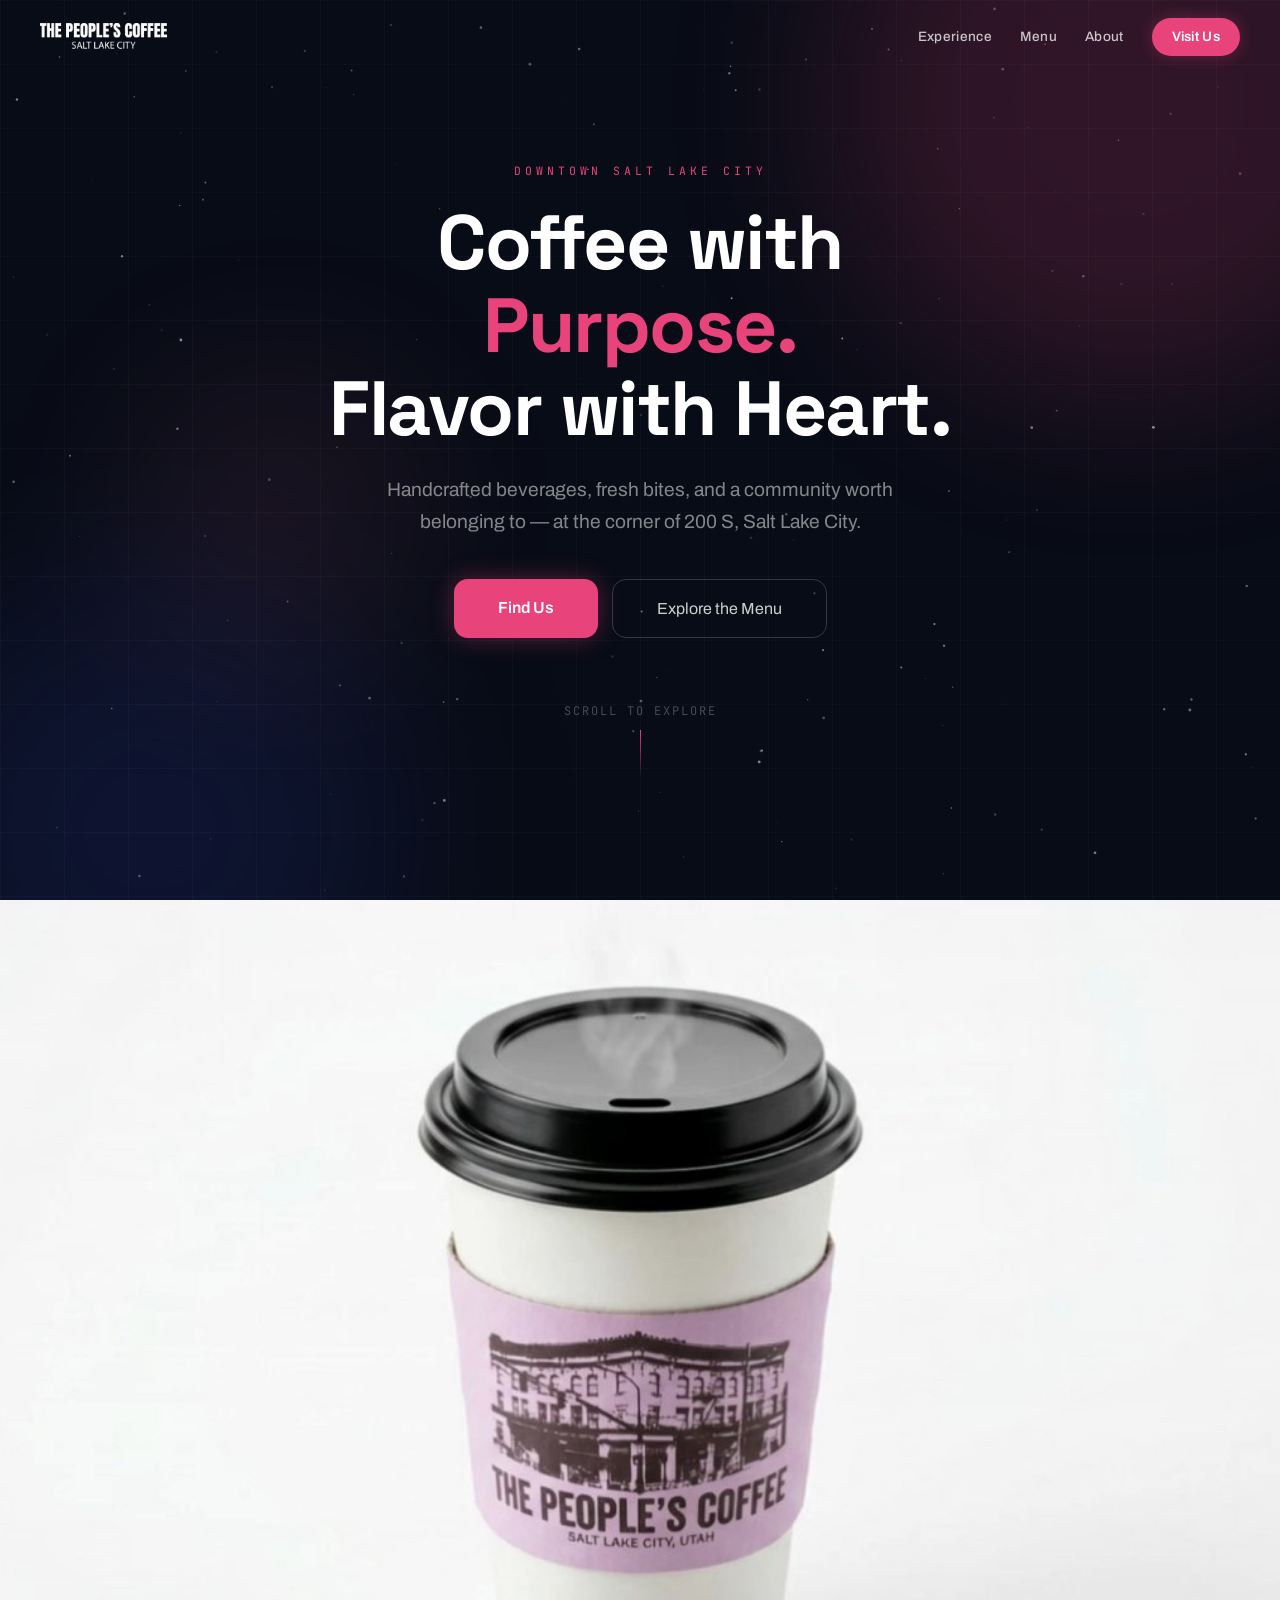
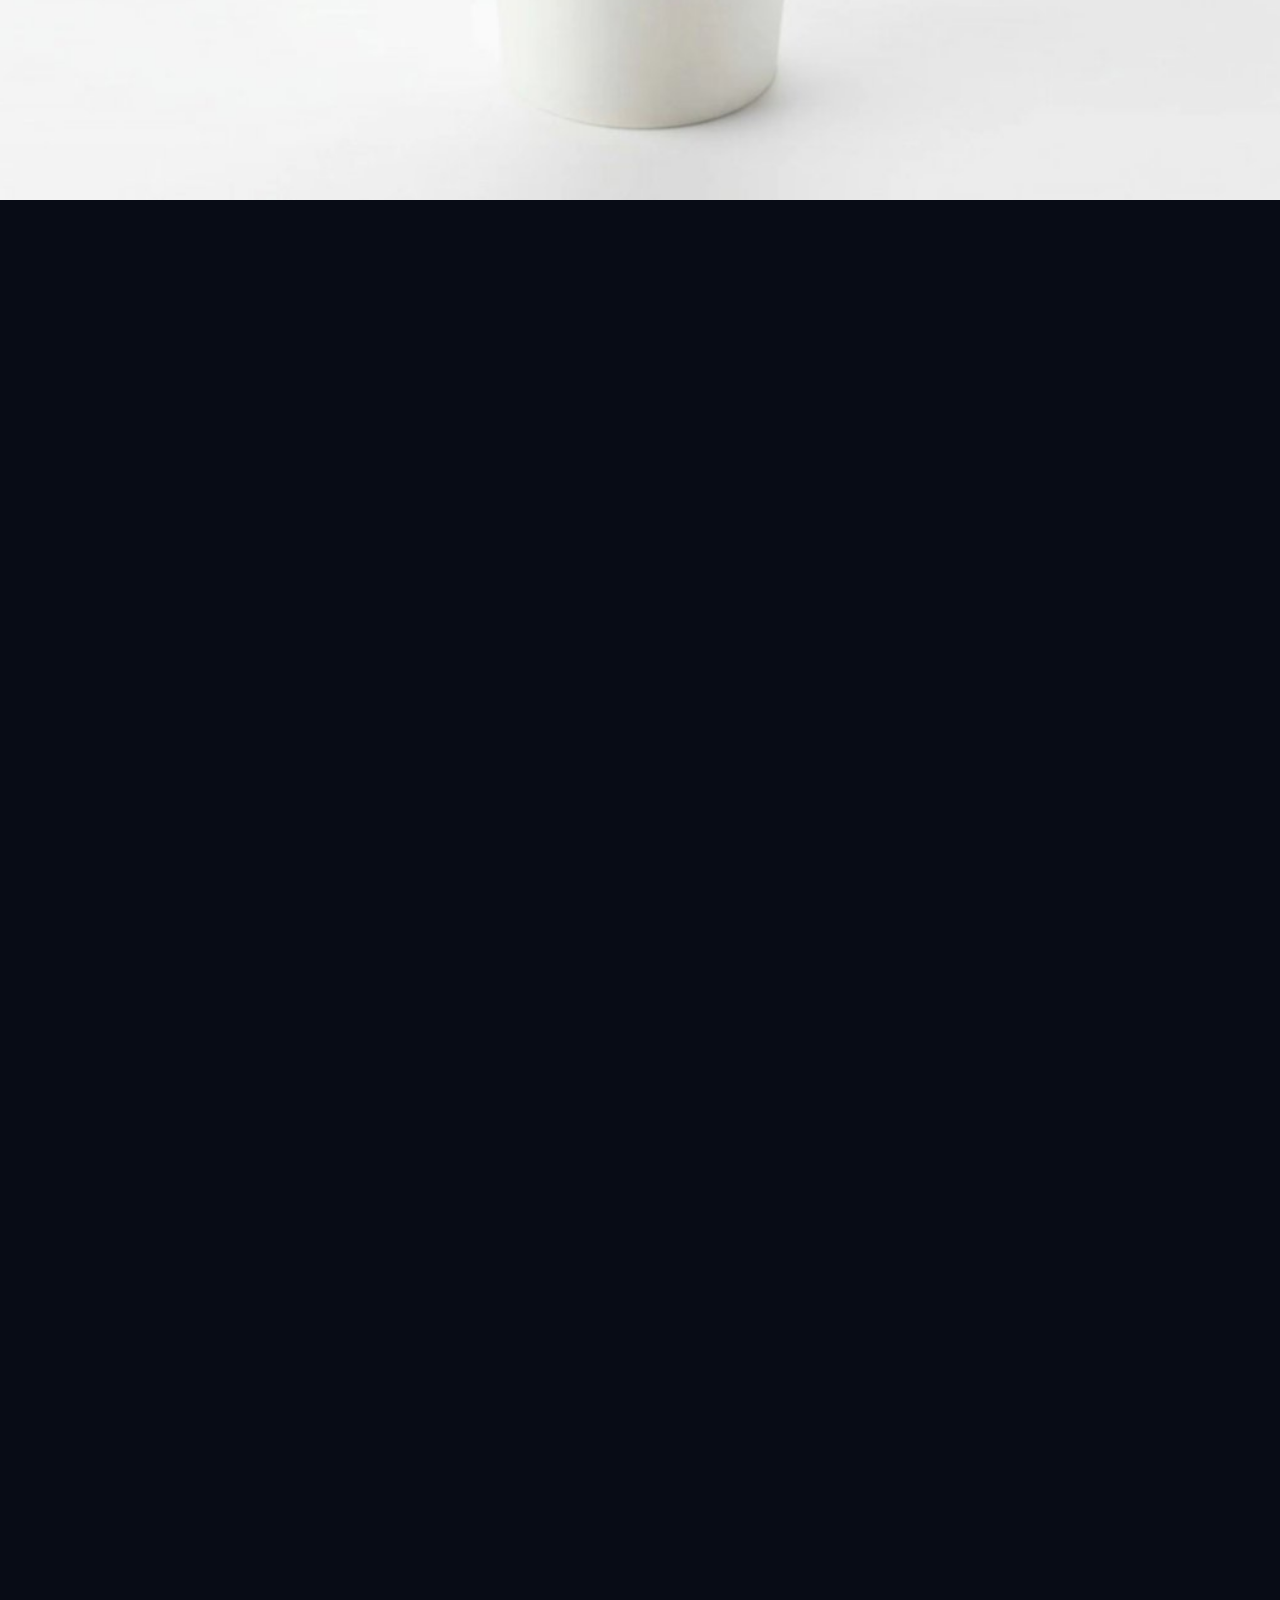
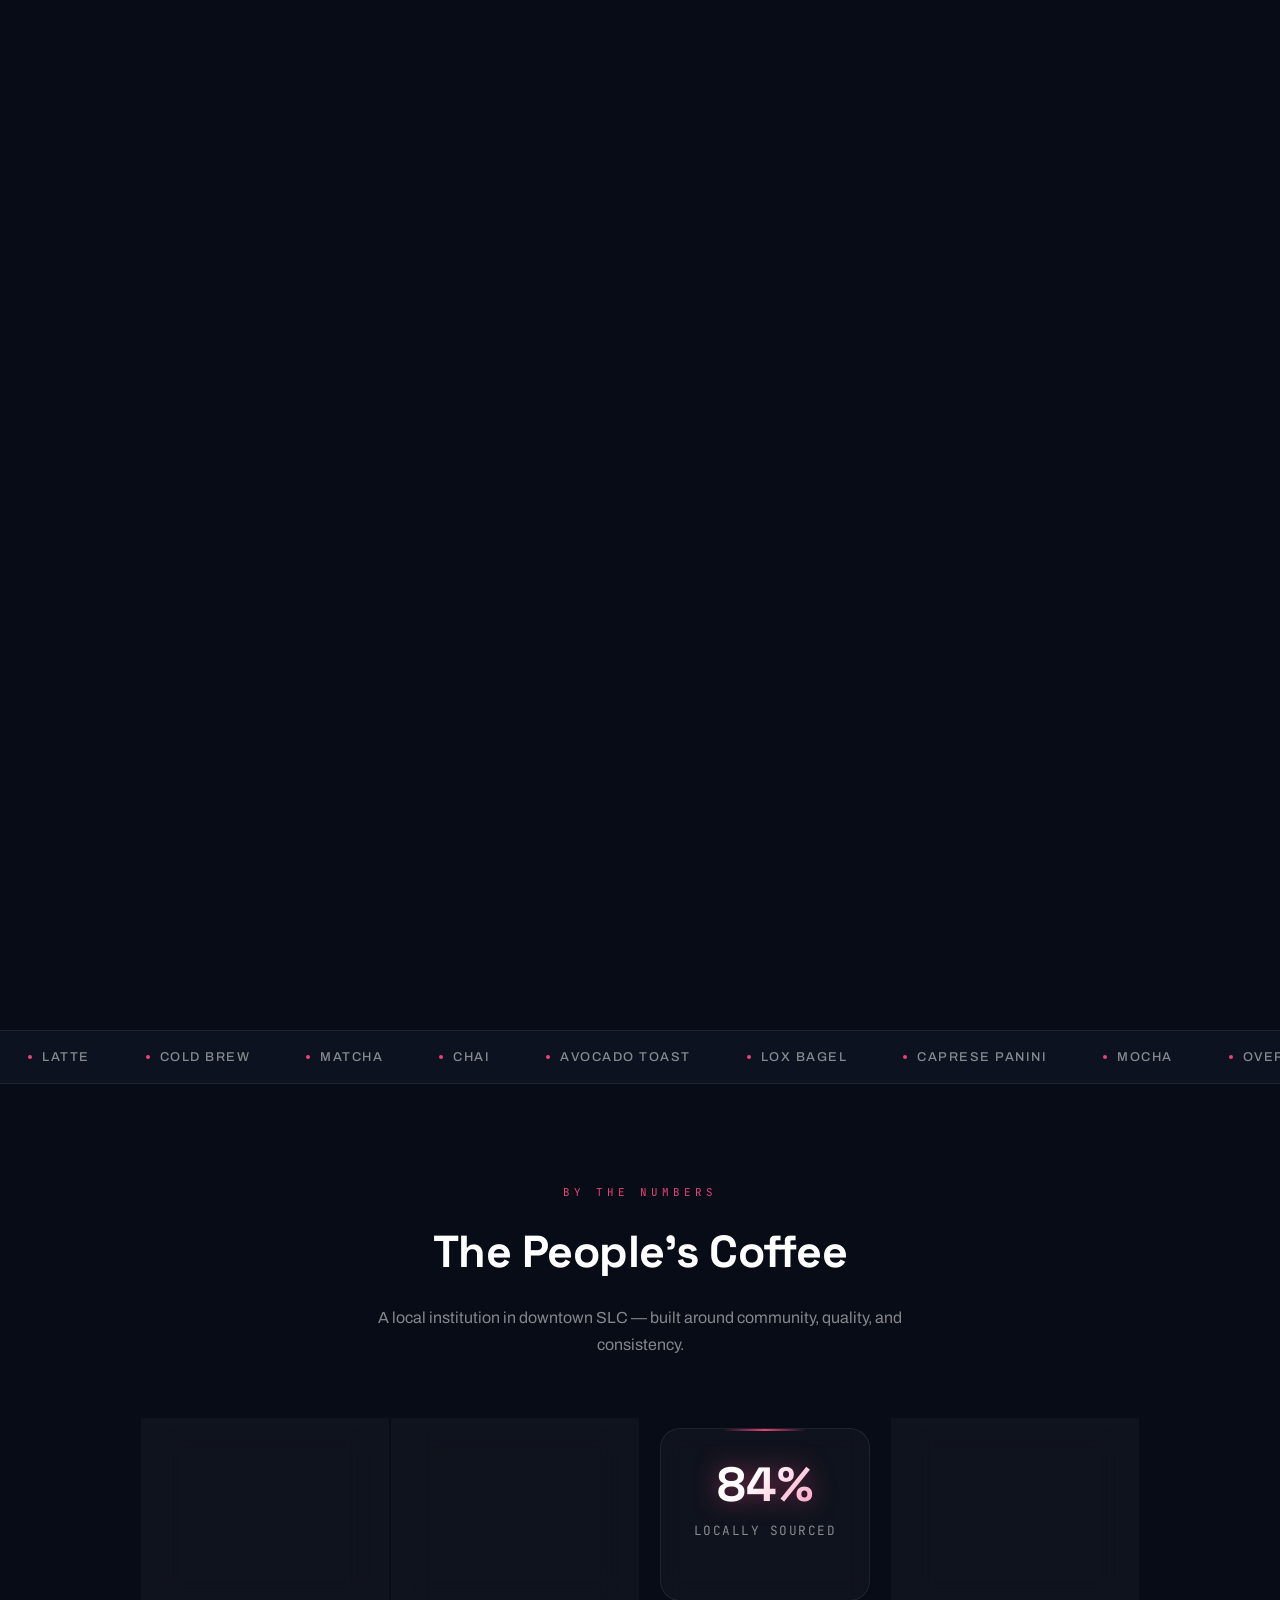
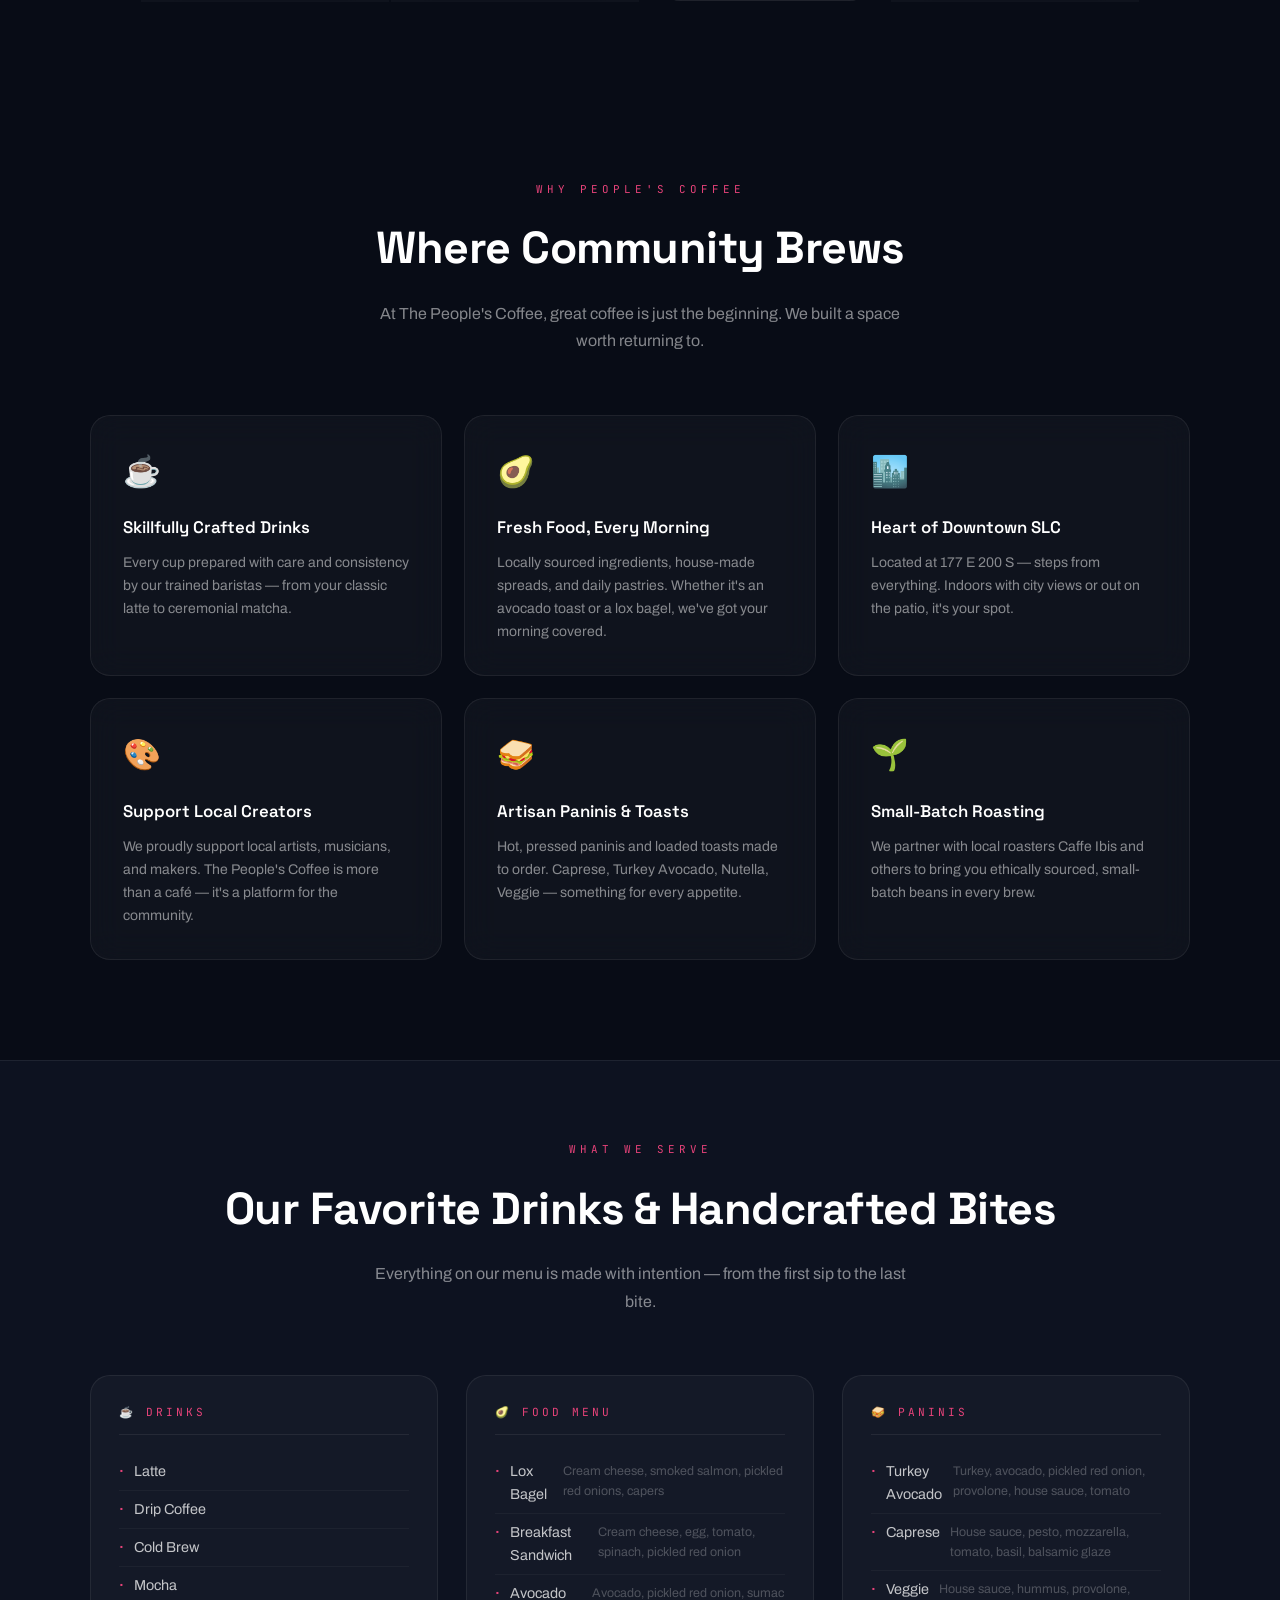
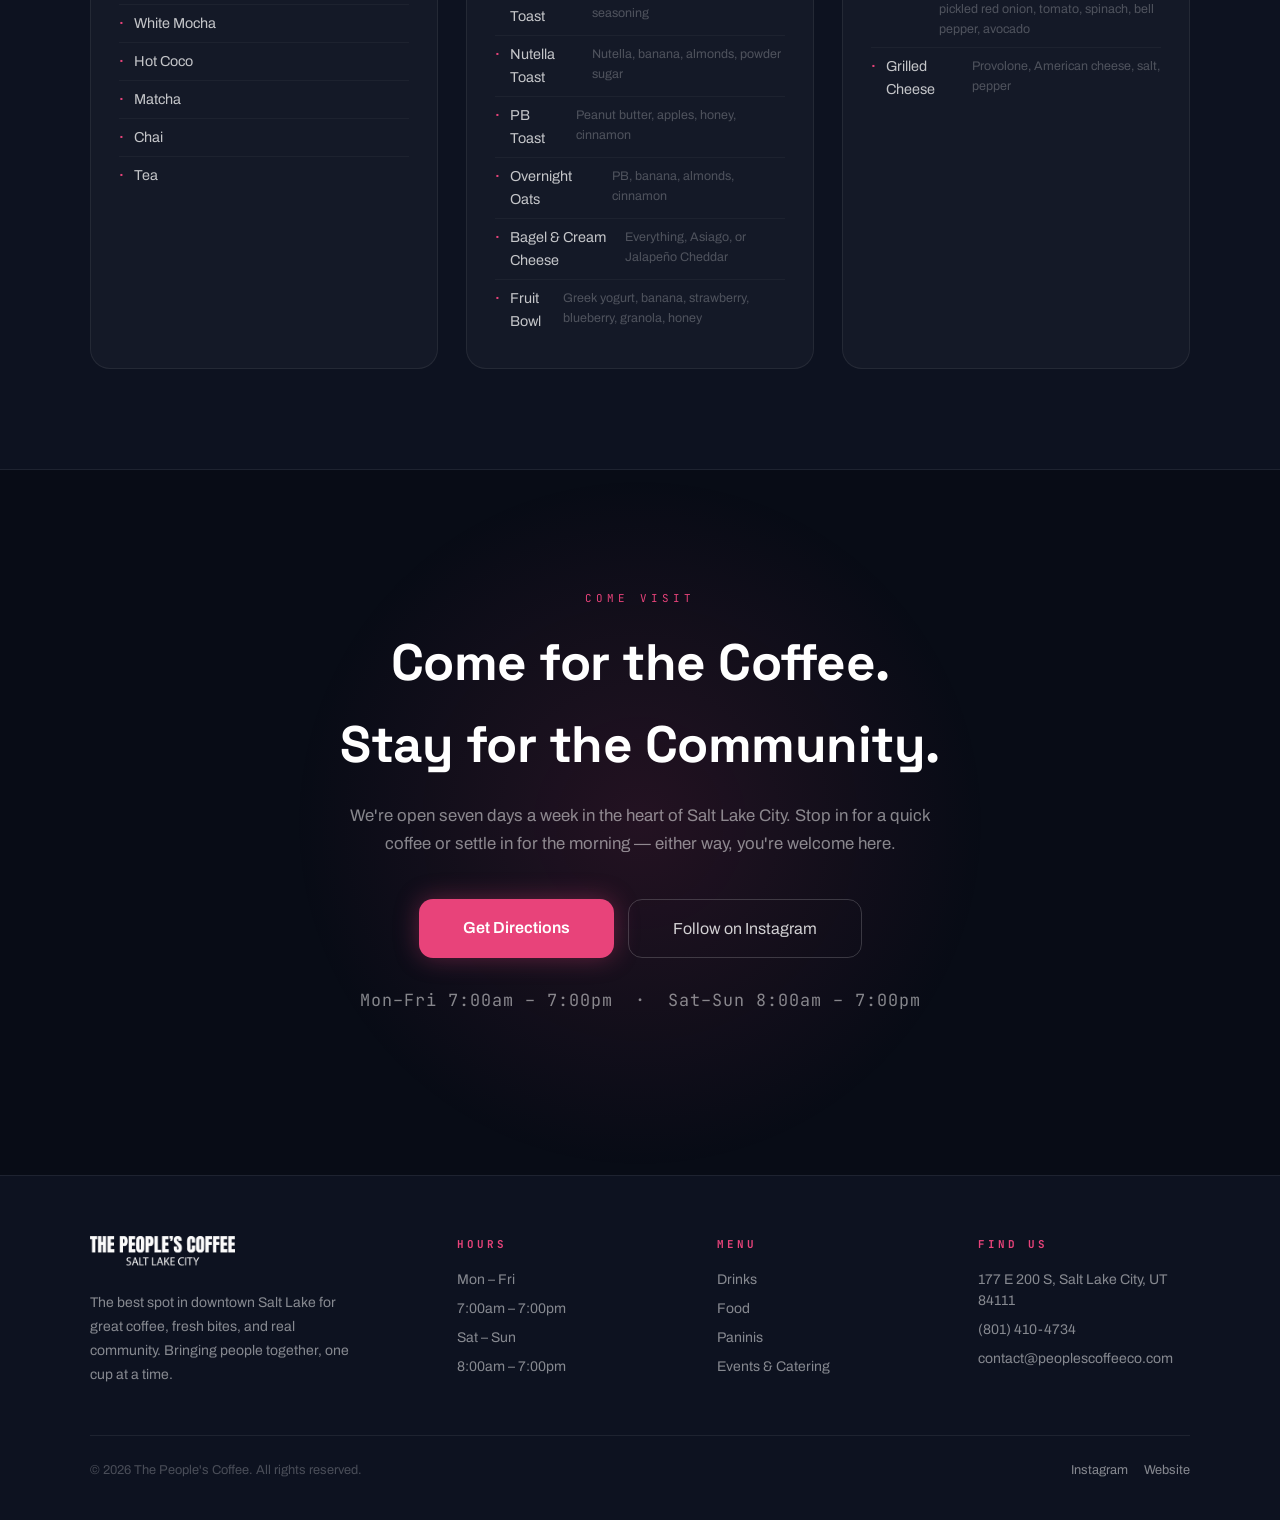
<file: index.html>
<!DOCTYPE html>
<html lang="en">
<head>
  <meta charset="UTF-8" />
  <meta name="viewport" content="width=device-width, initial-scale=1.0" />
  <title>The People's Coffee — Salt Lake City</title>
  <link rel="preconnect" href="https://fonts.googleapis.com" />
  <link rel="preconnect" href="https://fonts.gstatic.com" crossorigin />
  <link href="https://fonts.googleapis.com/css2?family=Space+Grotesk:wght@300;400;500;600;700&family=Archivo:wght@300;400;500;600&family=JetBrains+Mono:wght@400;500&display=swap" rel="stylesheet" />

  <style>
    /* ─── DESIGN TOKENS ─────────────────────────────────────────── */
    :root {
      --bg:          #080C16;
      --bg2:         #0D1220;
      --accent:      #E8437A;
      --accent-light:#FF7AAA;
      --accent-rgb:  232, 67, 122;
      --navy:        #1A2540;
      --text:        #FFFFFF;
      --text-muted:  rgba(255,255,255,0.5);
      --text-dim:    rgba(255,255,255,0.25);
      --glass-bg:    rgba(255,255,255,0.03);
      --glass-border:rgba(255,255,255,0.07);
      --radius:      20px;
    }

    /* ─── RESET ─────────────────────────────────────────────────── */
    *, *::before, *::after { box-sizing: border-box; margin: 0; padding: 0; }
    html { scroll-behavior: auto; }
    body {
      background: var(--bg);
      color: var(--text);
      font-family: 'Archivo', sans-serif;
      font-size: 16px;
      line-height: 1.6;
      -webkit-font-smoothing: antialiased;
      overflow-x: hidden;
    }
    ::selection { background: var(--accent); color: #fff; }

    /* ─── SCROLLBAR ──────────────────────────────────────────────── */
    ::-webkit-scrollbar { width: 6px; }
    ::-webkit-scrollbar-track { background: #0a0a12; }
    ::-webkit-scrollbar-thumb {
      background: linear-gradient(var(--accent), var(--accent-light));
      border-radius: 3px;
    }
    ::-webkit-scrollbar-thumb:hover {
      box-shadow: 0 0 8px rgba(var(--accent-rgb),0.6);
    }

    /* ─── STARSCAPE ──────────────────────────────────────────────── */
    #starscape {
      position: fixed;
      top: 0; left: 0;
      width: 100%; height: 100%;
      z-index: 0;
      pointer-events: none;
      opacity: 0.55;
    }

    /* ─── SCROLL PROGRESS ────────────────────────────────────────── */
    #scrollProgress {
      position: fixed;
      top: 0; left: 0;
      height: 3px;
      width: 0%;
      background: linear-gradient(90deg, var(--accent), var(--accent-light));
      z-index: 10000;
      transition: width 0.1s linear;
      box-shadow: 0 0 8px rgba(var(--accent-rgb), 0.5);
    }

    /* ─── LOADER ─────────────────────────────────────────────────── */
    #loader {
      position: fixed;
      inset: 0;
      background: var(--bg);
      z-index: 9999;
      display: flex;
      align-items: center;
      justify-content: center;
      flex-direction: column;
      transition: opacity 0.8s ease;
    }
    .loader-logo img { width: 180px; opacity: 0.95; margin-bottom: 32px; }
    .loader-text {
      font-family: 'JetBrains Mono', monospace;
      font-size: 0.7rem;
      letter-spacing: 4px;
      text-transform: uppercase;
      color: var(--text-muted);
      margin-bottom: 18px;
    }
    .loader-bar-track {
      width: 200px; height: 2px;
      background: rgba(255,255,255,0.1);
      border-radius: 2px;
      overflow: hidden;
    }
    .loader-bar-fill {
      height: 100%;
      width: 0%;
      background: linear-gradient(90deg, var(--accent), var(--accent-light));
      border-radius: 2px;
      transition: width 0.2s ease;
      box-shadow: 0 0 8px rgba(var(--accent-rgb),0.6);
    }

    /* ─── NAVBAR ─────────────────────────────────────────────────── */
    #navbar {
      position: fixed;
      top: 0; left: 0; right: 0;
      z-index: 1000;
      padding: 0 24px;
      transition: all 0.45s cubic-bezier(0.16,1,0.3,1);
    }
    .nav-inner {
      max-width: 100%;
      margin: 0 auto;
      padding: 18px 16px;
      display: flex;
      justify-content: space-between;
      align-items: center;
      transition: all 0.45s cubic-bezier(0.16,1,0.3,1);
    }
    .nav-logo {
      display: flex;
      align-items: center;
      gap: 10px;
      text-decoration: none;
    }
    .nav-logo img { height: 28px; }
    .nav-links {
      display: flex;
      align-items: center;
      gap: 28px;
    }
    .nav-links a {
      color: rgba(255,255,255,0.75);
      text-decoration: none;
      font-size: 0.85rem;
      font-weight: 500;
      letter-spacing: 0.3px;
      transition: color 0.2s;
    }
    .nav-links a:hover { color: #fff; }
    .nav-cta {
      background: var(--accent) !important;
      color: #fff !important;
      padding: 8px 20px !important;
      border-radius: 100px !important;
      font-weight: 600 !important;
      box-shadow: 0 0 16px rgba(var(--accent-rgb),0.3);
      transition: box-shadow 0.2s, transform 0.2s !important;
    }
    .nav-cta:hover {
      box-shadow: 0 0 24px rgba(var(--accent-rgb),0.5) !important;
      transform: translateY(-1px);
    }
    #navbar.nav-scrolled .nav-inner {
      max-width: 860px;
      background: rgba(8,12,22,0.7);
      border: 1px solid var(--glass-border);
      backdrop-filter: blur(24px);
      -webkit-backdrop-filter: blur(24px);
      border-radius: 100px;
      padding: 10px 24px;
      margin-top: 8px;
    }
    @media (max-width: 768px) {
      .nav-links { display: none; }
    }

    /* ─── HERO ───────────────────────────────────────────────────── */
    #hero {
      position: relative;
      min-height: 100vh;
      display: flex;
      align-items: center;
      justify-content: center;
      overflow: hidden;
      z-index: 1;
    }
    .hero-bg { position: absolute; inset: 0; pointer-events: none; }
    .orb {
      position: absolute;
      border-radius: 50%;
      filter: blur(90px);
      opacity: 0.18;
    }
    .orb-1 {
      width: 600px; height: 600px;
      background: var(--accent);
      top: -200px; right: -150px;
    }
    .orb-2 {
      width: 500px; height: 500px;
      background: #1A2560;
      bottom: -180px; left: -100px;
      opacity: 0.35;
    }
    .orb-3 {
      width: 300px; height: 300px;
      background: var(--accent-light);
      top: 40%; left: 10%;
      opacity: 0.08;
    }
    .grid-overlay {
      position: absolute; inset: 0;
      background-image:
        linear-gradient(rgba(255,255,255,0.025) 1px, transparent 1px),
        linear-gradient(90deg, rgba(255,255,255,0.025) 1px, transparent 1px);
      background-size: 64px 64px;
    }
    .hero-content {
      position: relative;
      z-index: 2;
      text-align: center;
      padding: 120px 24px 80px;
      max-width: 800px;
    }
    .hero-eyebrow {
      font-family: 'JetBrains Mono', monospace;
      font-size: 0.72rem;
      letter-spacing: 4px;
      text-transform: uppercase;
      color: var(--accent);
      margin-bottom: 20px;
      display: block;
    }
    .hero-title {
      font-family: 'Space Grotesk', sans-serif;
      font-size: clamp(2.8rem, 6vw, 5.5rem);
      font-weight: 700;
      line-height: 1.08;
      letter-spacing: -1.5px;
      margin-bottom: 24px;
    }
    .hero-title em {
      font-style: normal;
      color: var(--accent);
    }
    .hero-subtitle {
      font-size: clamp(1rem, 2vw, 1.2rem);
      color: var(--text-muted);
      max-width: 520px;
      margin: 0 auto 40px;
      line-height: 1.7;
    }
    .hero-buttons {
      display: flex;
      gap: 14px;
      justify-content: center;
      flex-wrap: wrap;
      margin-bottom: 64px;
    }
    .btn-primary {
      background: var(--accent);
      color: #fff;
      padding: 14px 34px;
      border-radius: 12px;
      font-weight: 600;
      text-decoration: none;
      font-size: 0.95rem;
      box-shadow: 0 0 24px rgba(var(--accent-rgb),0.35);
      transition: box-shadow 0.3s, transform 0.3s;
      display: inline-block;
    }
    .btn-primary:hover {
      box-shadow: 0 0 36px rgba(var(--accent-rgb),0.55);
      transform: translateY(-2px);
    }
    .btn-secondary {
      background: transparent;
      color: rgba(255,255,255,0.8);
      padding: 14px 34px;
      border: 1px solid rgba(255,255,255,0.18);
      border-radius: 12px;
      font-size: 0.95rem;
      text-decoration: none;
      transition: border-color 0.3s, background 0.3s;
      display: inline-block;
    }
    .btn-secondary:hover {
      border-color: rgba(255,255,255,0.4);
      background: rgba(255,255,255,0.04);
    }
    .scroll-hint {
      display: flex;
      flex-direction: column;
      align-items: center;
      gap: 8px;
      color: var(--text-dim);
      font-size: 0.75rem;
      letter-spacing: 2px;
      text-transform: uppercase;
      font-family: 'JetBrains Mono', monospace;
    }
    .scroll-arrow {
      width: 1px; height: 48px;
      background: linear-gradient(to bottom, var(--accent), transparent);
      animation: bounce 1.8s ease-in-out infinite;
    }
    @keyframes bounce {
      0%, 100% { transform: translateY(0); opacity: 1; }
      50% { transform: translateY(10px); opacity: 0.4; }
    }

    /* ─── SCROLL ANIMATION SECTION ──────────────────────────────── */
    .scroll-animation {
      height: 370vh;
      position: relative;
      z-index: 1;
    }
    .scroll-sticky {
      position: sticky;
      top: 0;
      height: 100vh;
      width: 100%;
      overflow: hidden;
      background: var(--bg);
    }
    #frameCanvas {
      position: absolute;
      top: 0; left: 0;
      display: block;
    }

    /* ─── ANNOTATION CARDS ───────────────────────────────────────── */
    .annotation-card {
      position: absolute;
      bottom: 9vh;
      left: 5vw;
      max-width: 340px;
      background: rgba(8, 12, 22, 0.75);
      border: 1px solid rgba(232, 67, 122, 0.18);
      backdrop-filter: blur(24px);
      -webkit-backdrop-filter: blur(24px);
      border-radius: var(--radius);
      padding: 26px 28px;
      opacity: 0;
      transform: translateY(22px);
      transition: opacity 0.45s ease, transform 0.45s ease;
      pointer-events: none;
      z-index: 10;
    }
    .annotation-card.visible {
      opacity: 1;
      transform: translateY(0);
      pointer-events: auto;
    }
    .card-number {
      font-family: 'JetBrains Mono', monospace;
      font-size: 0.68rem;
      letter-spacing: 3px;
      color: var(--accent);
      margin-bottom: 10px;
      text-transform: uppercase;
    }
    .card-title {
      font-family: 'Space Grotesk', sans-serif;
      font-size: 1.15rem;
      font-weight: 600;
      margin-bottom: 8px;
      color: #fff;
    }
    .card-desc {
      font-size: 0.875rem;
      color: var(--text-muted);
      line-height: 1.6;
      margin-bottom: 18px;
    }
    .card-stat { display: flex; flex-direction: column; }
    .card-stat-number {
      font-family: 'Space Grotesk', sans-serif;
      font-size: 2rem;
      font-weight: 700;
      color: var(--accent);
      line-height: 1;
    }
    .card-stat-label {
      font-size: 0.75rem;
      color: var(--text-muted);
      letter-spacing: 1px;
      margin-top: 4px;
    }
    @media (max-width: 768px) {
      .annotation-card {
        bottom: 2vh;
        left: 3vw; right: 3vw;
        max-width: none;
        padding: 12px 16px;
        flex-direction: row;
        align-items: center;
        gap: 12px;
        display: flex;
      }
      .card-desc, .card-stat { display: none; }
      .card-number { margin-bottom: 0; }
    }
    @media (max-width: 1024px) {
      .scroll-animation { height: 310vh; }
    }
    @media (max-width: 768px) {
      .scroll-animation { height: 260vh; }
    }

    /* ─── SECTION SHARED ─────────────────────────────────────────── */
    .section-label {
      font-family: 'JetBrains Mono', monospace;
      font-size: 0.68rem;
      letter-spacing: 4px;
      text-transform: uppercase;
      color: var(--accent);
      margin-bottom: 14px;
      display: block;
    }
    .section-title {
      font-family: 'Space Grotesk', sans-serif;
      font-size: clamp(1.8rem, 3.5vw, 2.8rem);
      font-weight: 700;
      letter-spacing: -0.5px;
      margin-bottom: 16px;
    }
    .section-sub {
      color: var(--text-muted);
      font-size: 1rem;
      max-width: 540px;
      line-height: 1.7;
    }

    /* ─── MENU STRIP ─────────────────────────────────────────────── */
    #menu-strip {
      position: relative;
      z-index: 1;
      background: var(--bg2);
      border-top: 1px solid var(--glass-border);
      border-bottom: 1px solid var(--glass-border);
      overflow: hidden;
      padding: 16px 0;
    }
    .menu-marquee {
      display: flex;
      gap: 0;
      white-space: nowrap;
      animation: marquee 28s linear infinite;
    }
    .menu-marquee-inner {
      display: flex;
      gap: 0;
      flex-shrink: 0;
    }
    .menu-item {
      display: inline-flex;
      align-items: center;
      gap: 10px;
      padding: 0 28px;
      font-size: 0.8rem;
      font-weight: 500;
      letter-spacing: 1.5px;
      text-transform: uppercase;
      color: var(--text-muted);
    }
    .menu-item .dot {
      width: 4px; height: 4px;
      background: var(--accent);
      border-radius: 50%;
      flex-shrink: 0;
    }
    @keyframes marquee {
      0%   { transform: translateX(0); }
      100% { transform: translateX(-50%); }
    }

    /* ─── SPECS ──────────────────────────────────────────────────── */
    #specs {
      position: relative;
      z-index: 1;
      padding: 100px 32px;
      text-align: center;
    }
    .specs-header {
      margin-bottom: 70px;
    }
    .specs-grid {
      display: grid;
      grid-template-columns: repeat(4, 1fr);
      gap: 40px;
      max-width: 960px;
      margin: 0 auto;
    }
    .spec-item {
      position: relative;
      padding: 32px 16px;
      background: var(--glass-bg);
      border: 1px solid var(--glass-border);
      border-radius: var(--radius);
      backdrop-filter: blur(12px);
    }
    .spec-item::before {
      content: '';
      position: absolute;
      top: 0; left: 50%;
      transform: translateX(-50%);
      width: 40%; height: 2px;
      background: linear-gradient(90deg, transparent, var(--accent), transparent);
      border-radius: 2px;
    }
    .spec-number {
      font-family: 'Space Grotesk', sans-serif;
      font-size: 3rem;
      font-weight: 700;
      display: block;
      line-height: 1;
      margin-bottom: 8px;
      background: linear-gradient(135deg, #fff 40%, var(--accent-light));
      -webkit-background-clip: text;
      -webkit-text-fill-color: transparent;
      background-clip: text;
      transition: text-shadow 0.3s;
    }
    .spec-number.counting {
      filter: drop-shadow(0 0 12px rgba(var(--accent-rgb),0.5));
    }
    .spec-label {
      font-size: 0.8rem;
      color: var(--text-muted);
      letter-spacing: 1.5px;
      text-transform: uppercase;
      font-family: 'JetBrains Mono', monospace;
    }
    @media (max-width: 768px) {
      .specs-grid { grid-template-columns: repeat(2,1fr); gap: 20px; }
      .spec-number { font-size: 2.2rem; }
    }

    /* ─── FEATURES ───────────────────────────────────────────────── */
    #features {
      position: relative;
      z-index: 1;
      padding: 80px 32px 100px;
    }
    .features-header {
      text-align: center;
      margin-bottom: 60px;
    }
    .features-grid {
      display: grid;
      grid-template-columns: repeat(3, 1fr);
      gap: 22px;
      max-width: 1100px;
      margin: 0 auto;
    }
    .feature-card {
      background: var(--glass-bg);
      border: 1px solid var(--glass-border);
      backdrop-filter: blur(16px);
      border-radius: var(--radius);
      padding: 32px;
      transition: transform 0.3s ease, border-color 0.3s ease, box-shadow 0.3s ease;
    }
    .feature-card:hover {
      transform: translateY(-5px);
      border-color: rgba(var(--accent-rgb), 0.25);
      box-shadow: 0 12px 40px rgba(0,0,0,0.3);
    }
    .feature-icon {
      font-size: 1.9rem;
      margin-bottom: 18px;
      display: block;
    }
    .feature-card h3 {
      font-family: 'Space Grotesk', sans-serif;
      font-size: 1.05rem;
      font-weight: 600;
      margin-bottom: 10px;
    }
    .feature-card p {
      font-size: 0.875rem;
      color: var(--text-muted);
      line-height: 1.65;
    }
    @media (max-width: 900px) {
      .features-grid { grid-template-columns: repeat(2,1fr); }
    }
    @media (max-width: 600px) {
      .features-grid { grid-template-columns: 1fr; }
    }

    /* ─── MENU SECTION ───────────────────────────────────────────── */
    #full-menu {
      position: relative;
      z-index: 1;
      padding: 80px 32px 100px;
      background: var(--bg2);
      border-top: 1px solid var(--glass-border);
      border-bottom: 1px solid var(--glass-border);
    }
    .menu-header { text-align: center; margin-bottom: 60px; }
    .menu-columns {
      display: grid;
      grid-template-columns: repeat(3, 1fr);
      gap: 28px;
      max-width: 1100px;
      margin: 0 auto;
    }
    .menu-col {
      background: var(--glass-bg);
      border: 1px solid var(--glass-border);
      border-radius: var(--radius);
      padding: 28px;
    }
    .menu-col-title {
      font-family: 'JetBrains Mono', monospace;
      font-size: 0.7rem;
      letter-spacing: 3px;
      text-transform: uppercase;
      color: var(--accent);
      margin-bottom: 18px;
      padding-bottom: 12px;
      border-bottom: 1px solid var(--glass-border);
    }
    .menu-col ul { list-style: none; }
    .menu-col ul li {
      font-size: 0.9rem;
      color: rgba(255,255,255,0.75);
      padding: 7px 0;
      border-bottom: 1px solid rgba(255,255,255,0.04);
      display: flex;
      align-items: flex-start;
      gap: 10px;
    }
    .menu-col ul li:last-child { border-bottom: none; }
    .menu-col ul li::before {
      content: '·';
      color: var(--accent);
      font-weight: 700;
      flex-shrink: 0;
    }
    .menu-col ul li span {
      font-size: 0.78rem;
      color: var(--text-dim);
      display: block;
      margin-top: 2px;
    }
    @media (max-width: 900px) {
      .menu-columns { grid-template-columns: 1fr 1fr; }
    }
    @media (max-width: 600px) {
      .menu-columns { grid-template-columns: 1fr; }
    }

    /* ─── CTA ────────────────────────────────────────────────────── */
    #cta {
      position: relative;
      z-index: 1;
      text-align: center;
      padding: 120px 32px;
      overflow: hidden;
    }
    .cta-orb {
      position: absolute;
      top: 50%; left: 50%;
      transform: translate(-50%, -50%);
      width: 700px; height: 700px;
      background: radial-gradient(circle, rgba(var(--accent-rgb),0.12) 0%, transparent 70%);
      pointer-events: none;
    }
    .cta-content { position: relative; z-index: 1; max-width: 600px; margin: 0 auto; }
    .cta-content h2 {
      font-family: 'Space Grotesk', sans-serif;
      font-size: clamp(2rem, 4vw, 3.2rem);
      font-weight: 700;
      letter-spacing: -0.5px;
      margin-bottom: 16px;
    }
    .cta-content p {
      color: var(--text-muted);
      font-size: 1.05rem;
      line-height: 1.7;
      margin-bottom: 40px;
    }
    .cta-buttons { display: flex; gap: 14px; justify-content: center; flex-wrap: wrap; }
    .btn-large { font-size: 1rem; padding: 16px 44px; border-radius: 14px; }
    .cta-detail {
      margin-top: 28px;
      font-size: 0.82rem;
      color: var(--text-dim);
      font-family: 'JetBrains Mono', monospace;
      letter-spacing: 1px;
    }

    /* ─── FOOTER ─────────────────────────────────────────────────── */
    footer {
      position: relative;
      z-index: 1;
      border-top: 1px solid var(--glass-border);
      padding: 60px 32px 40px;
      background: var(--bg2);
    }
    .footer-inner {
      max-width: 1100px;
      margin: 0 auto;
    }
    .footer-top {
      display: grid;
      grid-template-columns: 1.5fr 1fr 1fr 1fr;
      gap: 48px;
      margin-bottom: 48px;
    }
    .footer-brand img { height: 32px; margin-bottom: 16px; }
    .footer-brand p {
      font-size: 0.875rem;
      color: var(--text-muted);
      line-height: 1.7;
      max-width: 260px;
    }
    .footer-col h4 {
      font-family: 'JetBrains Mono', monospace;
      font-size: 0.68rem;
      letter-spacing: 3px;
      text-transform: uppercase;
      color: var(--accent);
      margin-bottom: 16px;
    }
    .footer-col ul { list-style: none; }
    .footer-col ul li {
      font-size: 0.875rem;
      color: var(--text-muted);
      margin-bottom: 8px;
      line-height: 1.5;
    }
    .footer-col ul li a {
      color: var(--text-muted);
      text-decoration: none;
      transition: color 0.2s;
    }
    .footer-col ul li a:hover { color: #fff; }
    .footer-bottom {
      border-top: 1px solid var(--glass-border);
      padding-top: 24px;
      display: flex;
      justify-content: space-between;
      align-items: center;
      flex-wrap: wrap;
      gap: 12px;
    }
    .footer-copy { font-size: 0.8rem; color: var(--text-dim); }
    .footer-social { display: flex; gap: 16px; }
    .footer-social a {
      color: var(--text-muted);
      font-size: 0.8rem;
      text-decoration: none;
      transition: color 0.2s;
    }
    .footer-social a:hover { color: var(--accent); }
    @media (max-width: 900px) {
      .footer-top { grid-template-columns: 1fr 1fr; }
    }
    @media (max-width: 600px) {
      .footer-top { grid-template-columns: 1fr; gap: 32px; }
      .footer-bottom { justify-content: center; text-align: center; }
    }
  </style>
</head>
<body>

<!-- STARSCAPE -->
<canvas id="starscape"></canvas>

<!-- SCROLL PROGRESS -->
<div id="scrollProgress"></div>

<!-- LOADER -->
<div id="loader">
  <div class="loader-logo">
    <img src="logo.png" alt="The People's Coffee" />
  </div>
  <p class="loader-text">Loading</p>
  <div class="loader-bar-track">
    <div class="loader-bar-fill" id="loaderBar"></div>
  </div>
</div>

<!-- NAVBAR -->
<nav id="navbar">
  <div class="nav-inner">
    <a href="#" class="nav-logo">
      <img src="logo.png" alt="The People's Coffee" />
    </a>
    <div class="nav-links">
      <a href="#features">Experience</a>
      <a href="#full-menu">Menu</a>
      <a href="#specs">About</a>
      <a href="#cta" class="nav-cta">Visit Us</a>
    </div>
  </div>
</nav>

<!-- HERO -->
<section id="hero">
  <div class="hero-bg">
    <div class="orb orb-1"></div>
    <div class="orb orb-2"></div>
    <div class="orb orb-3"></div>
    <div class="grid-overlay"></div>
  </div>
  <div class="hero-content">
    <span class="hero-eyebrow">Downtown Salt Lake City</span>
    <h1 class="hero-title">Coffee with<br /><em>Purpose.</em><br />Flavor with Heart.</h1>
    <p class="hero-subtitle">
      Handcrafted beverages, fresh bites, and a community worth belonging to —
      at the corner of 200 S, Salt Lake City.
    </p>
    <div class="hero-buttons">
      <a href="#cta" class="btn-primary btn-large">Find Us</a>
      <a href="#features" class="btn-secondary btn-large">Explore the Menu</a>
    </div>
    <div class="scroll-hint">
      <span>Scroll to explore</span>
      <div class="scroll-arrow"></div>
    </div>
  </div>
</section>

<!-- SCROLL ANIMATION -->
<section class="scroll-animation">
  <div class="scroll-sticky">
    <canvas id="frameCanvas"></canvas>

    <div class="annotation-card" data-show="0.10" data-hide="0.28">
      <div class="card-number">01 — Drinks</div>
      <div class="card-body">
        <h3 class="card-title">Handcrafted Every Time</h3>
        <p class="card-desc">From pour-over drip to ceremonial matcha — every drink made fresh by our skilled baristas.</p>
        <div class="card-stat">
          <span class="card-stat-number">9</span>
          <span class="card-stat-label">Signature Beverages</span>
        </div>
      </div>
    </div>

    <div class="annotation-card" data-show="0.32" data-hide="0.50">
      <div class="card-number">02 — Food</div>
      <div class="card-body">
        <h3 class="card-title">Fresh Bites Daily</h3>
        <p class="card-desc">Lox bagels, avocado toast, overnight oats — made with locally sourced ingredients every morning.</p>
        <div class="card-stat">
          <span class="card-stat-number">8</span>
          <span class="card-stat-label">Fresh Food Items</span>
        </div>
      </div>
    </div>

    <div class="annotation-card" data-show="0.54" data-hide="0.72">
      <div class="card-number">03 — Paninis</div>
      <div class="card-body">
        <h3 class="card-title">Artisan Paninis</h3>
        <p class="card-desc">Turkey avocado, caprese, grilled cheese — pressed hot and made to order throughout the day.</p>
        <div class="card-stat">
          <span class="card-stat-number">4</span>
          <span class="card-stat-label">Crafted Paninis</span>
        </div>
      </div>
    </div>

    <div class="annotation-card" data-show="0.76" data-hide="0.96">
      <div class="card-number">04 — Community</div>
      <div class="card-body">
        <h3 class="card-title">Your Third Place</h3>
        <p class="card-desc">A cozy, inclusive spot in the heart of SLC to gather, work, or simply unwind over a great cup.</p>
        <div class="card-stat">
          <span class="card-stat-number">177</span>
          <span class="card-stat-label">E 200 S, Salt Lake City</span>
        </div>
      </div>
    </div>
  </div>
</section>

<!-- MENU MARQUEE STRIP -->
<div id="menu-strip" aria-hidden="true">
  <div class="menu-marquee">
    <div class="menu-marquee-inner">
      <span class="menu-item"><span class="dot"></span>Latte</span>
      <span class="menu-item"><span class="dot"></span>Cold Brew</span>
      <span class="menu-item"><span class="dot"></span>Matcha</span>
      <span class="menu-item"><span class="dot"></span>Chai</span>
      <span class="menu-item"><span class="dot"></span>Avocado Toast</span>
      <span class="menu-item"><span class="dot"></span>Lox Bagel</span>
      <span class="menu-item"><span class="dot"></span>Caprese Panini</span>
      <span class="menu-item"><span class="dot"></span>Mocha</span>
      <span class="menu-item"><span class="dot"></span>Overnight Oats</span>
      <span class="menu-item"><span class="dot"></span>White Mocha</span>
      <span class="menu-item"><span class="dot"></span>Turkey Avocado</span>
      <span class="menu-item"><span class="dot"></span>Drip Coffee</span>
      <span class="menu-item"><span class="dot"></span>Hot Coco</span>
      <span class="menu-item"><span class="dot"></span>Fruit Bowl</span>
      <span class="menu-item"><span class="dot"></span>Grilled Cheese</span>
      <span class="menu-item"><span class="dot"></span>Nutella Toast</span>
    </div>
    <div class="menu-marquee-inner" aria-hidden="true">
      <span class="menu-item"><span class="dot"></span>Latte</span>
      <span class="menu-item"><span class="dot"></span>Cold Brew</span>
      <span class="menu-item"><span class="dot"></span>Matcha</span>
      <span class="menu-item"><span class="dot"></span>Chai</span>
      <span class="menu-item"><span class="dot"></span>Avocado Toast</span>
      <span class="menu-item"><span class="dot"></span>Lox Bagel</span>
      <span class="menu-item"><span class="dot"></span>Caprese Panini</span>
      <span class="menu-item"><span class="dot"></span>Mocha</span>
      <span class="menu-item"><span class="dot"></span>Overnight Oats</span>
      <span class="menu-item"><span class="dot"></span>White Mocha</span>
      <span class="menu-item"><span class="dot"></span>Turkey Avocado</span>
      <span class="menu-item"><span class="dot"></span>Drip Coffee</span>
      <span class="menu-item"><span class="dot"></span>Hot Coco</span>
      <span class="menu-item"><span class="dot"></span>Fruit Bowl</span>
      <span class="menu-item"><span class="dot"></span>Grilled Cheese</span>
      <span class="menu-item"><span class="dot"></span>Nutella Toast</span>
    </div>
  </div>
</div>

<!-- SPECS -->
<section id="specs">
  <div class="specs-header">
    <span class="section-label">By the Numbers</span>
    <h2 class="section-title">The People's Coffee</h2>
    <p class="section-sub" style="margin:0 auto;">A local institution in downtown SLC — built around community, quality, and consistency.</p>
  </div>
  <div class="specs-grid">
    <div class="spec-item" data-target="12" data-suffix="">
      <span class="spec-number">0</span>
      <span class="spec-label">Hours Open Daily</span>
    </div>
    <div class="spec-item" data-target="21" data-suffix="+">
      <span class="spec-number">0</span>
      <span class="spec-label">Menu Items</span>
    </div>
    <div class="spec-item" data-target="100" data-suffix="%">
      <span class="spec-number">0</span>
      <span class="spec-label">Locally Sourced</span>
    </div>
    <div class="spec-item" data-target="1" data-suffix="">
      <span class="spec-number">0</span>
      <span class="spec-label">Downtown SLC Location</span>
    </div>
  </div>
</section>

<!-- FEATURES -->
<section id="features">
  <div class="features-header">
    <span class="section-label">Why People's Coffee</span>
    <h2 class="section-title">Where Community Brews</h2>
    <p class="section-sub" style="margin:0 auto;">At The People's Coffee, great coffee is just the beginning. We built a space worth returning to.</p>
  </div>
  <div class="features-grid">
    <div class="feature-card">
      <span class="feature-icon">☕</span>
      <h3>Skillfully Crafted Drinks</h3>
      <p>Every cup prepared with care and consistency by our trained baristas — from your classic latte to ceremonial matcha.</p>
    </div>
    <div class="feature-card">
      <span class="feature-icon">🥑</span>
      <h3>Fresh Food, Every Morning</h3>
      <p>Locally sourced ingredients, house-made spreads, and daily pastries. Whether it's an avocado toast or a lox bagel, we've got your morning covered.</p>
    </div>
    <div class="feature-card">
      <span class="feature-icon">🏙️</span>
      <h3>Heart of Downtown SLC</h3>
      <p>Located at 177 E 200 S — steps from everything. Indoors with city views or out on the patio, it's your spot.</p>
    </div>
    <div class="feature-card">
      <span class="feature-icon">🎨</span>
      <h3>Support Local Creators</h3>
      <p>We proudly support local artists, musicians, and makers. The People's Coffee is more than a café — it's a platform for the community.</p>
    </div>
    <div class="feature-card">
      <span class="feature-icon">🥪</span>
      <h3>Artisan Paninis & Toasts</h3>
      <p>Hot, pressed paninis and loaded toasts made to order. Caprese, Turkey Avocado, Nutella, Veggie — something for every appetite.</p>
    </div>
    <div class="feature-card">
      <span class="feature-icon">🌱</span>
      <h3>Small-Batch Roasting</h3>
      <p>We partner with local roasters Caffe Ibis and others to bring you ethically sourced, small-batch beans in every brew.</p>
    </div>
  </div>
</section>

<!-- FULL MENU -->
<section id="full-menu">
  <div class="menu-header">
    <span class="section-label">What We Serve</span>
    <h2 class="section-title">Our Favorite Drinks &amp; Handcrafted Bites</h2>
    <p class="section-sub" style="margin:0 auto;">Everything on our menu is made with intention — from the first sip to the last bite.</p>
  </div>
  <div class="menu-columns">
    <div class="menu-col">
      <div class="menu-col-title">☕ Drinks</div>
      <ul>
        <li>Latte</li>
        <li>Drip Coffee</li>
        <li>Cold Brew</li>
        <li>Mocha</li>
        <li>White Mocha</li>
        <li>Hot Coco</li>
        <li>Matcha</li>
        <li>Chai</li>
        <li>Tea</li>
      </ul>
    </div>
    <div class="menu-col">
      <div class="menu-col-title">🥑 Food Menu</div>
      <ul>
        <li>Lox Bagel <span>Cream cheese, smoked salmon, pickled red onions, capers</span></li>
        <li>Breakfast Sandwich <span>Cream cheese, egg, tomato, spinach, pickled red onion</span></li>
        <li>Avocado Toast <span>Avocado, pickled red onion, sumac seasoning</span></li>
        <li>Nutella Toast <span>Nutella, banana, almonds, powder sugar</span></li>
        <li>PB Toast <span>Peanut butter, apples, honey, cinnamon</span></li>
        <li>Overnight Oats <span>PB, banana, almonds, cinnamon</span></li>
        <li>Bagel &amp; Cream Cheese <span>Everything, Asiago, or Jalapeño Cheddar</span></li>
        <li>Fruit Bowl <span>Greek yogurt, banana, strawberry, blueberry, granola, honey</span></li>
      </ul>
    </div>
    <div class="menu-col">
      <div class="menu-col-title">🥪 Paninis</div>
      <ul>
        <li>Turkey Avocado <span>Turkey, avocado, pickled red onion, provolone, house sauce, tomato</span></li>
        <li>Caprese <span>House sauce, pesto, mozzarella, tomato, basil, balsamic glaze</span></li>
        <li>Veggie <span>House sauce, hummus, provolone, pickled red onion, tomato, spinach, bell pepper, avocado</span></li>
        <li>Grilled Cheese <span>Provolone, American cheese, salt, pepper</span></li>
      </ul>
    </div>
  </div>
</section>

<!-- CTA -->
<section id="cta">
  <div class="cta-orb"></div>
  <div class="cta-content">
    <span class="section-label">Come Visit</span>
    <h2>Come for the Coffee.<br />Stay for the Community.</h2>
    <p>We're open seven days a week in the heart of Salt Lake City. Stop in for a quick coffee or settle in for the morning — either way, you're welcome here.</p>
    <div class="cta-buttons">
      <a href="https://maps.google.com/?q=177+E+200+S,+Salt+Lake+City" target="_blank" class="btn-primary btn-large">Get Directions</a>
      <a href="https://www.instagram.com/thepeoplescoffeeutah/" target="_blank" class="btn-secondary btn-large">Follow on Instagram</a>
    </div>
    <p class="cta-detail">Mon–Fri 7:00am – 7:00pm &nbsp;·&nbsp; Sat–Sun 8:00am – 7:00pm</p>
  </div>
</section>

<!-- FOOTER -->
<footer>
  <div class="footer-inner">
    <div class="footer-top">
      <div class="footer-brand">
        <img src="logo.png" alt="The People's Coffee" />
        <p>The best spot in downtown Salt Lake for great coffee, fresh bites, and real community. Bringing people together, one cup at a time.</p>
      </div>
      <div class="footer-col">
        <h4>Hours</h4>
        <ul>
          <li>Mon – Fri</li>
          <li>7:00am – 7:00pm</li>
          <li style="margin-top:8px;">Sat – Sun</li>
          <li>8:00am – 7:00pm</li>
        </ul>
      </div>
      <div class="footer-col">
        <h4>Menu</h4>
        <ul>
          <li>Drinks</li>
          <li>Food</li>
          <li>Paninis</li>
          <li>Events &amp; Catering</li>
        </ul>
      </div>
      <div class="footer-col">
        <h4>Find Us</h4>
        <ul>
          <li><a href="https://maps.google.com/?q=177+E+200+S,+Salt+Lake+City" target="_blank">177 E 200 S, Salt Lake City, UT 84111</a></li>
          <li><a href="tel:8014104734">(801) 410-4734</a></li>
          <li><a href="mailto:contact@peoplescoffeeco.com">contact@peoplescoffeeco.com</a></li>
        </ul>
      </div>
    </div>
    <div class="footer-bottom">
      <p class="footer-copy">&copy; 2026 The People's Coffee. All rights reserved.</p>
      <div class="footer-social">
        <a href="https://www.instagram.com/thepeoplescoffeeutah/" target="_blank">Instagram</a>
        <a href="https://peoplescoffeeco.com" target="_blank">Website</a>
      </div>
    </div>
  </div>
</footer>

<!-- ─── JAVASCRIPT ──────────────────────────────────────────────────────── -->
<script>
(function () {
  'use strict';

  /* ── STARSCAPE ─────────────────────────────────────────────────── */
  const starCanvas = document.getElementById('starscape');
  const sCtx = starCanvas.getContext('2d');
  let stars = [];

  function initStars() {
    const dpr = window.devicePixelRatio || 1;
    starCanvas.width  = window.innerWidth  * dpr;
    starCanvas.height = window.innerHeight * dpr;
    sCtx.scale(dpr, dpr);
    stars = Array.from({ length: 180 }, () => ({
      x: Math.random() * window.innerWidth,
      y: Math.random() * window.innerHeight,
      radius: Math.random() * 1.2 + 0.3,
      baseOpacity: Math.random() * 0.6 + 0.2,
      driftX: (Math.random() - 0.5) * 0.025,
      driftY: (Math.random() - 0.5) * 0.012,
      twinkleSpeed: Math.random() * 0.0012 + 0.0004,
      twinklePhase: Math.random() * Math.PI * 2,
    }));
  }

  function animateStars() {
    sCtx.clearRect(0, 0, window.innerWidth, window.innerHeight);
    const now = Date.now();
    stars.forEach(s => {
      s.x += s.driftX;
      s.y += s.driftY;
      if (s.x < 0) s.x = window.innerWidth;
      if (s.x > window.innerWidth) s.x = 0;
      if (s.y < 0) s.y = window.innerHeight;
      if (s.y > window.innerHeight) s.y = 0;
      const twinkle = Math.sin(now * s.twinkleSpeed + s.twinklePhase);
      const opacity = Math.max(0, s.baseOpacity + twinkle * 0.3);
      sCtx.beginPath();
      sCtx.arc(s.x, s.y, s.radius, 0, Math.PI * 2);
      sCtx.fillStyle = `rgba(255,255,255,${opacity})`;
      sCtx.fill();
    });
    requestAnimationFrame(animateStars);
  }

  initStars();
  animateStars();
  window.addEventListener('resize', initStars, { passive: true });

  /* ── FRAME CANVAS ──────────────────────────────────────────────── */
  const canvas = document.getElementById('frameCanvas');
  const ctx    = canvas.getContext('2d');
  const FRAME_COUNT = 121;
  const frames = [];
  let loadedCount = 0;
  let currentFrame = -1;
  let ticking = false;

  const loaderBar  = document.getElementById('loaderBar');
  const loader     = document.getElementById('loader');

  function resizeCanvas() {
    const dpr = window.devicePixelRatio || 1;
    canvas.width  = window.innerWidth  * dpr;
    canvas.height = window.innerHeight * dpr;
    canvas.style.width  = window.innerWidth  + 'px';
    canvas.style.height = window.innerHeight + 'px';
    if (currentFrame >= 0) drawFrame(currentFrame);
  }

  function drawFrame(index) {
    const img = frames[index];
    if (!img || !img.complete) return;
    const dpr = window.devicePixelRatio || 1;
    const cw = canvas.width;
    const ch = canvas.height;
    ctx.clearRect(0, 0, cw, ch);

    const imgRatio    = img.naturalWidth / img.naturalHeight;
    const canvasRatio = cw / ch;
    let drawW, drawH, drawX, drawY;

    if (window.innerWidth > 768) {
      if (canvasRatio > imgRatio) {
        drawW = cw; drawH = cw / imgRatio;
      } else {
        drawH = ch; drawW = ch * imgRatio;
      }
    } else {
      const zoom = 1.25;
      if (canvasRatio > imgRatio) {
        drawH = ch * zoom; drawW = drawH * imgRatio;
      } else {
        drawW = cw * zoom; drawH = drawW / imgRatio;
      }
    }
    drawX = (cw - drawW) / 2;
    drawY = (ch - drawH) / 2;
    ctx.drawImage(img, drawX, drawY, drawW, drawH);
  }

  resizeCanvas();
  window.addEventListener('resize', resizeCanvas, { passive: true });

  /* ── FRAME PRELOAD ─────────────────────────────────────────────── */
  function onAllFramesLoaded() {
    loader.style.opacity = '0';
    loader.style.transition = 'opacity 0.8s ease';
    setTimeout(() => { loader.style.display = 'none'; }, 800);
    drawFrame(0);
  }

  for (let i = 1; i <= FRAME_COUNT; i++) {
    const img = new Image();
    const pad = String(i).padStart(4, '0');
    img.src = `frames/frame_${pad}.jpg`;
    img.onload = () => {
      loadedCount++;
      loaderBar.style.width = (loadedCount / FRAME_COUNT * 100) + '%';
      if (loadedCount === FRAME_COUNT) onAllFramesLoaded();
    };
    img.onerror = () => {
      loadedCount++;
      if (loadedCount === FRAME_COUNT) onAllFramesLoaded();
    };
    frames.push(img);
  }

  /* ── ANNOTATION CARDS + SNAP-STOP ─────────────────────────────── */
  const cards     = document.querySelectorAll('.annotation-card');
  const snapZones = [];
  const HOLD_MS   = 580;
  let isSnapping  = false;

  cards.forEach(card => {
    snapZones.push({
      show: parseFloat(card.dataset.show),
      hide: parseFloat(card.dataset.hide),
      snapped: false,
    });
  });

  function updateCards(progress) {
    cards.forEach((card, i) => {
      const z = snapZones[i];
      const visible = progress >= z.show && progress <= z.hide;
      card.classList.toggle('visible', visible);
      if (visible && !z.snapped && !isSnapping) {
        z.snapped  = true;
        isSnapping = true;
        document.body.style.overflow = 'hidden';
        setTimeout(() => {
          document.body.style.overflow = '';
          isSnapping = false;
        }, HOLD_MS);
      }
      if (!visible) z.snapped = false;
    });
  }

  /* ── SCROLL HANDLER ────────────────────────────────────────────── */
  const scrollSection = document.querySelector('.scroll-animation');
  const scrollProgress = document.getElementById('scrollProgress');
  const navbar = document.getElementById('navbar');

  window.addEventListener('scroll', () => {
    if (!ticking) {
      requestAnimationFrame(() => {
        const scrollY = window.scrollY;
        const docH    = document.body.scrollHeight - window.innerHeight;

        // scroll progress bar
        scrollProgress.style.width = (scrollY / docH * 100) + '%';

        // navbar pill
        navbar.classList.toggle('nav-scrolled', scrollY > 80);

        // frame animation
        const rect          = scrollSection.getBoundingClientRect();
        const scrollable    = scrollSection.offsetHeight - window.innerHeight;
        const progress      = Math.min(1, Math.max(0, -rect.top / scrollable));
        const frameIndex    = Math.min(FRAME_COUNT - 1, Math.floor(progress * FRAME_COUNT));

        if (frameIndex !== currentFrame) {
          currentFrame = frameIndex;
          drawFrame(frameIndex);
        }

        updateCards(progress);
        ticking = false;
      });
      ticking = true;
    }
  }, { passive: true });

  /* ── COUNT-UP SPECS ────────────────────────────────────────────── */
  function easeOutExpo(t) {
    return t === 1 ? 1 : 1 - Math.pow(2, -10 * t);
  }

  function countUp(el, target, suffix, duration = 2000) {
    const start = performance.now();
    el.classList.add('counting');
    function update(now) {
      const t       = Math.min((now - start) / duration, 1);
      const eased   = easeOutExpo(t);
      const current = eased * target;
      el.textContent = (target % 1 === 0 ? Math.floor(current) : current.toFixed(1)) + suffix;
      if (t < 1) {
        requestAnimationFrame(update);
      } else {
        el.textContent = target + suffix;
        el.classList.remove('counting');
      }
    }
    requestAnimationFrame(update);
  }

  const specObserver = new IntersectionObserver(entries => {
    entries.forEach(entry => {
      if (entry.isIntersecting) {
        entry.target.querySelectorAll('.spec-item').forEach((item, i) => {
          setTimeout(() => {
            const numEl  = item.querySelector('.spec-number');
            const target = parseFloat(item.dataset.target);
            const suffix = item.dataset.suffix || '';
            countUp(numEl, target, suffix);
          }, i * 220);
        });
        specObserver.unobserve(entry.target);
      }
    });
  }, { threshold: 0.25 });

  const specsGrid = document.querySelector('.specs-grid');
  if (specsGrid) specObserver.observe(specsGrid);

})();
</script>
</body>
</html>
</file>
